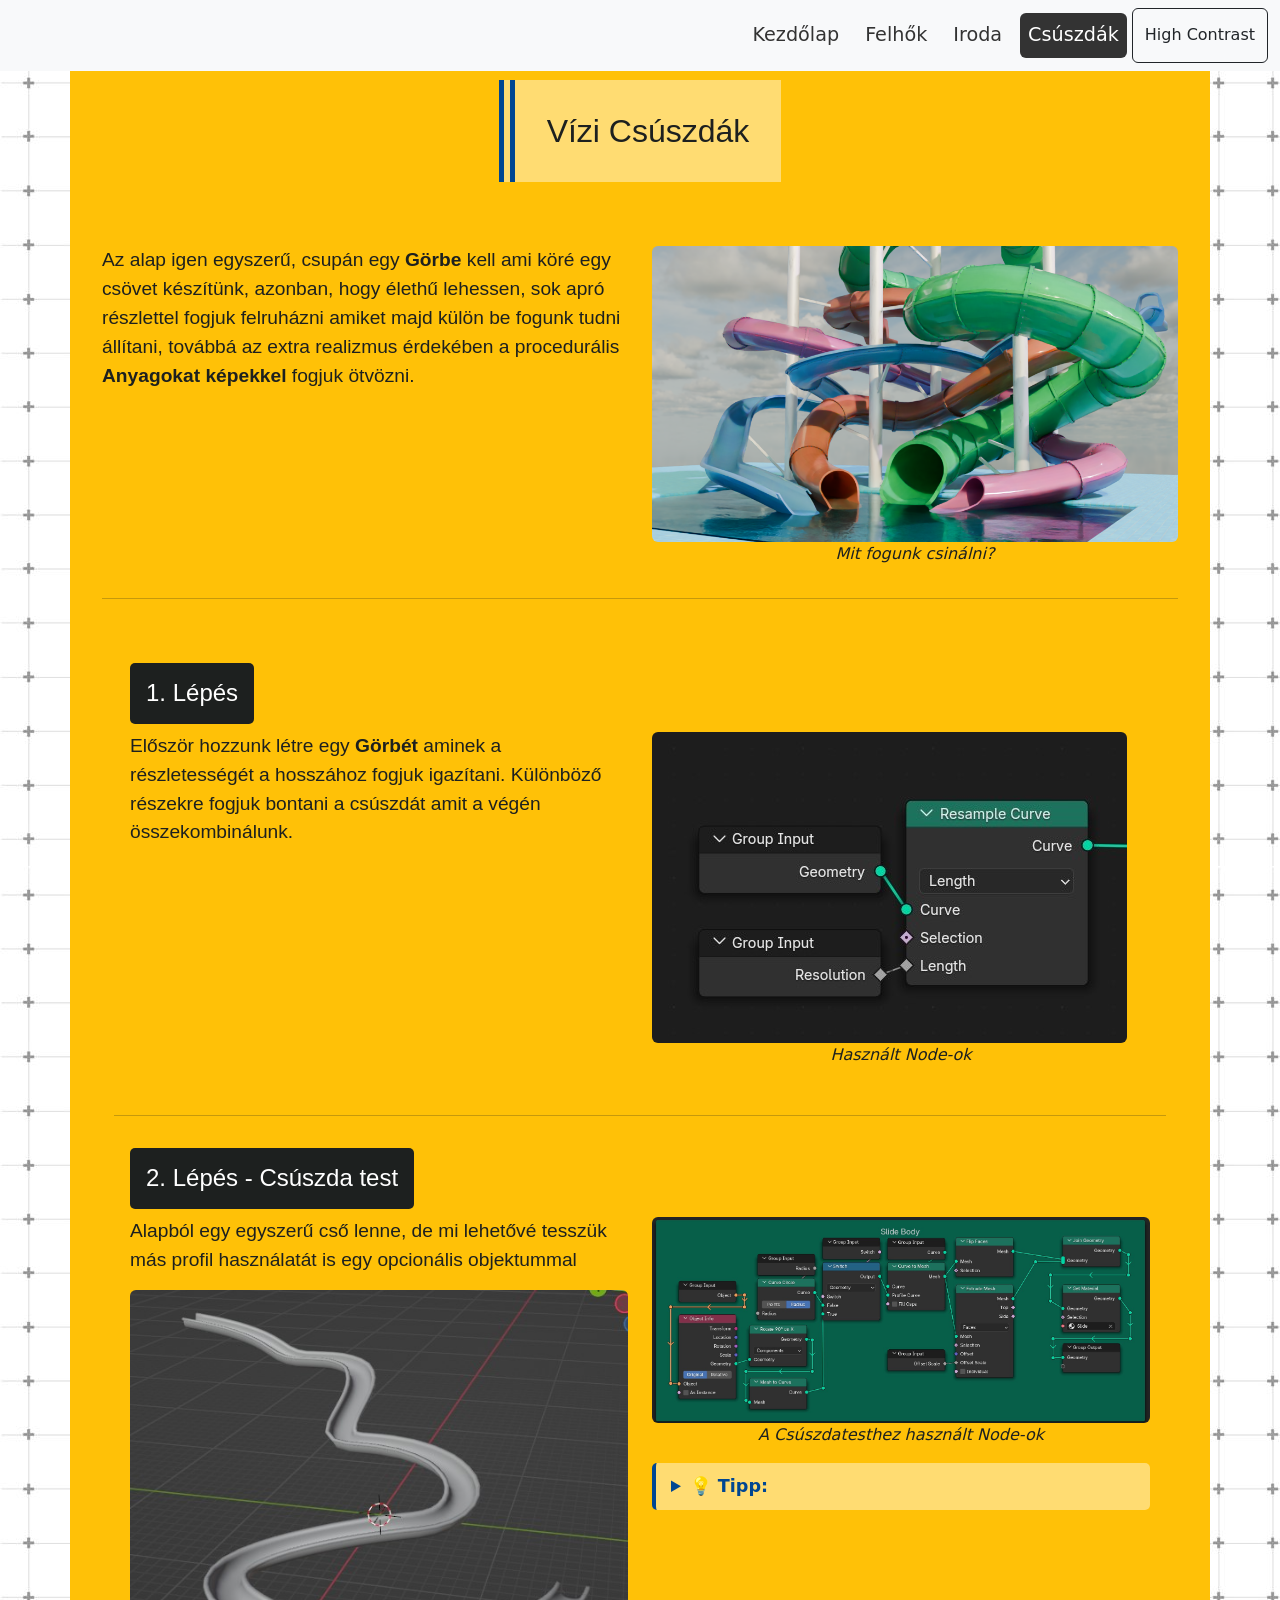
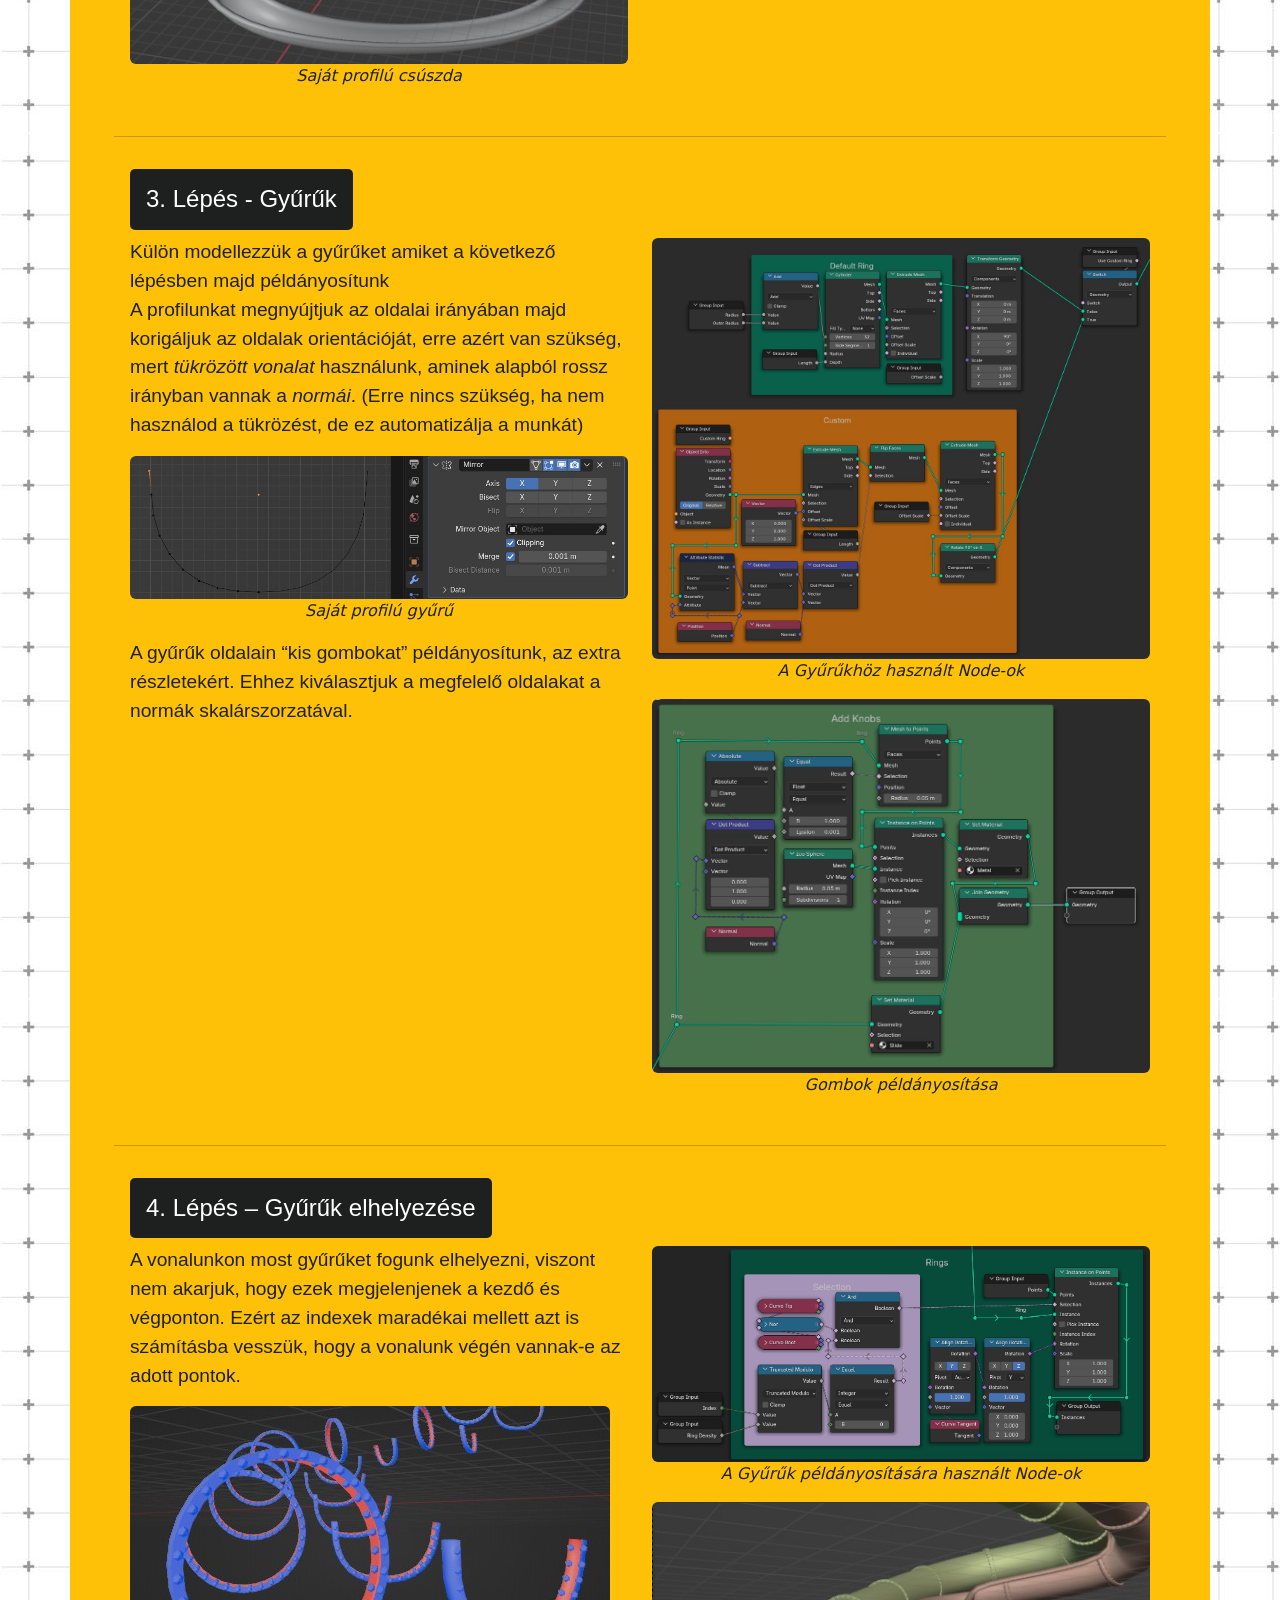
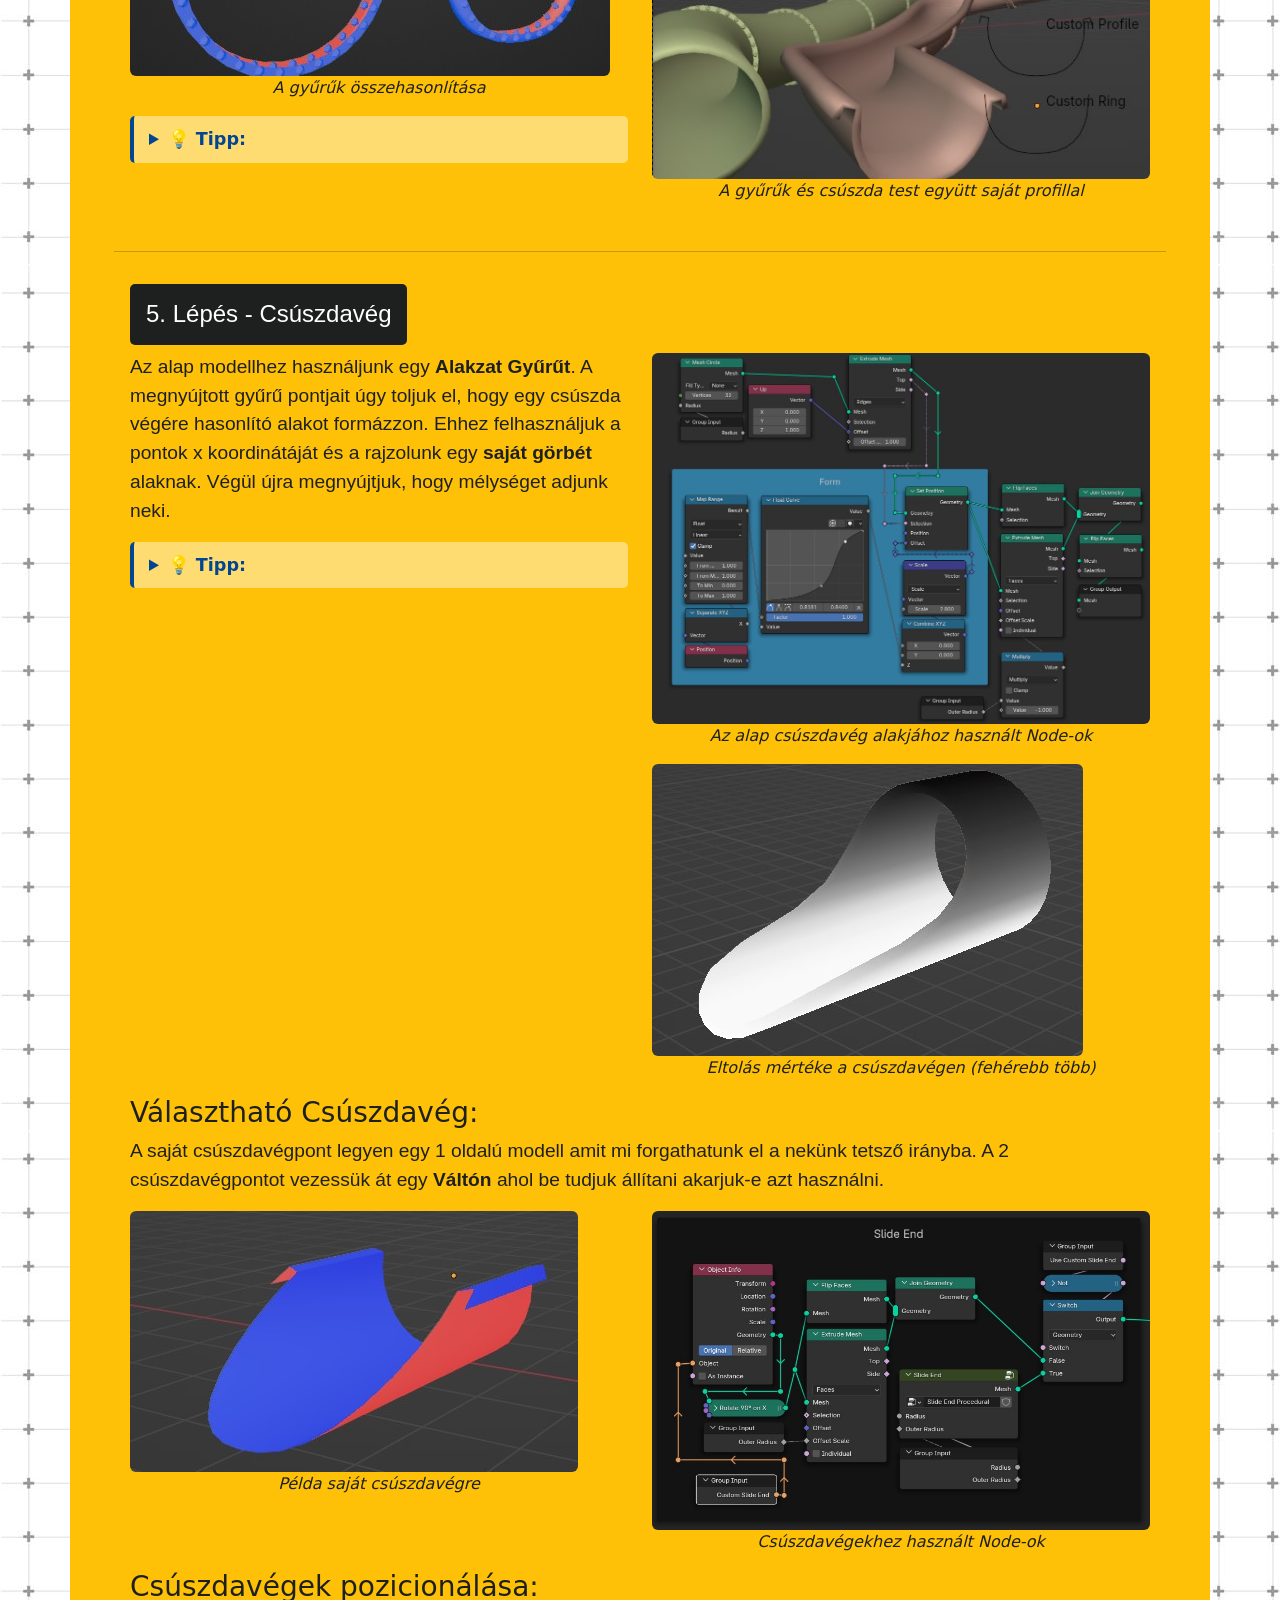
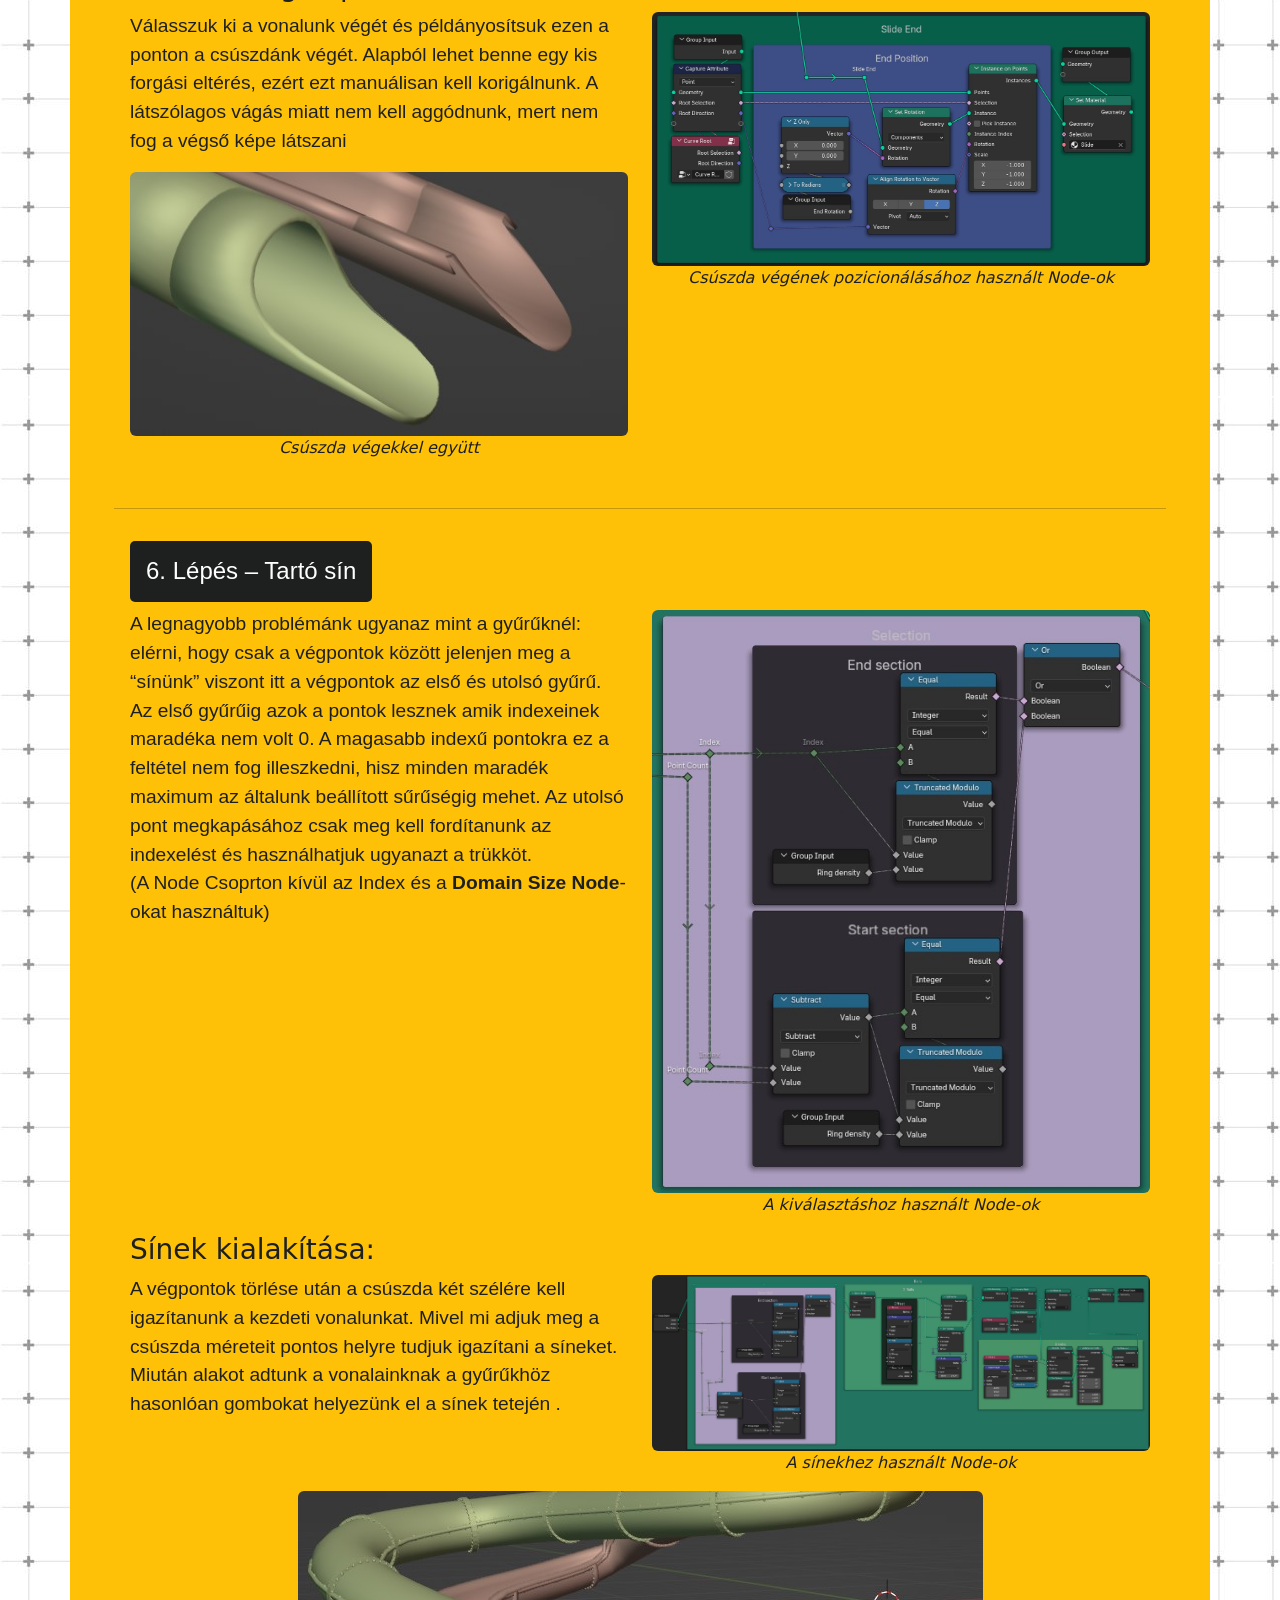
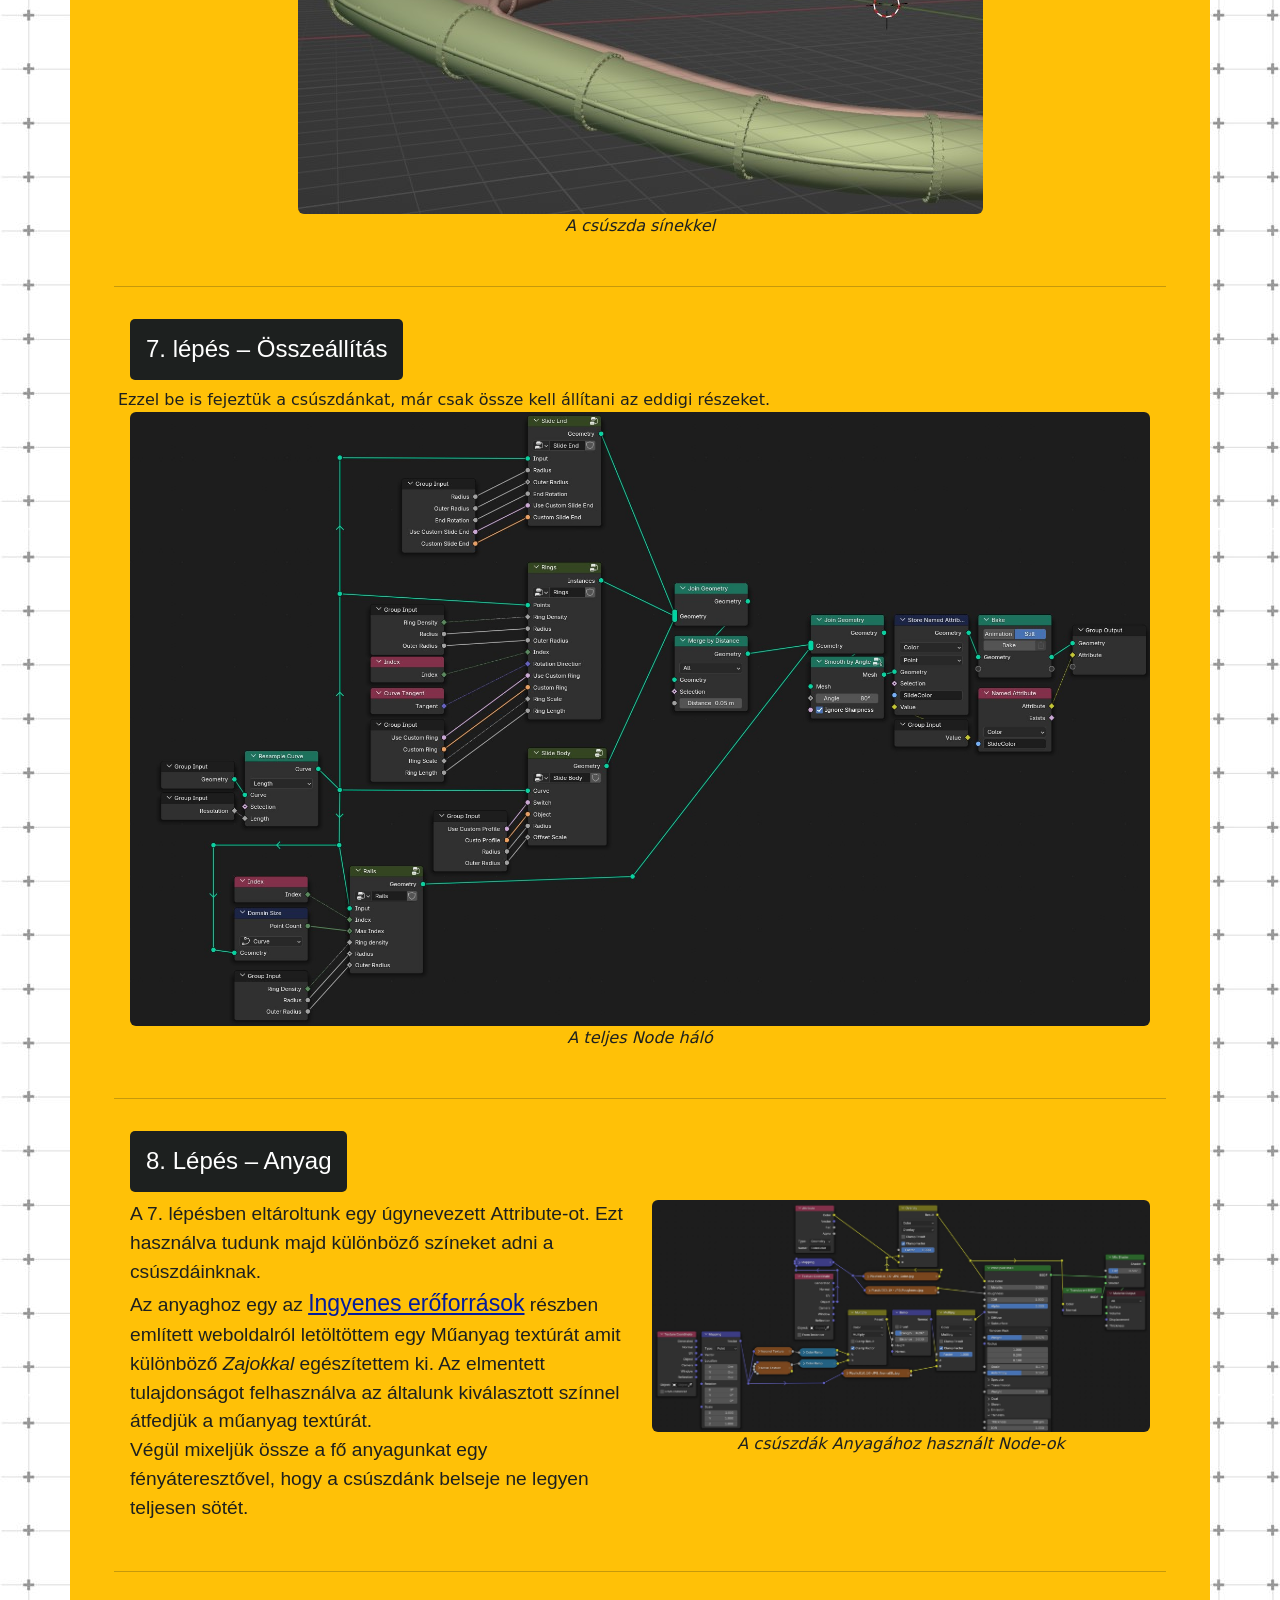
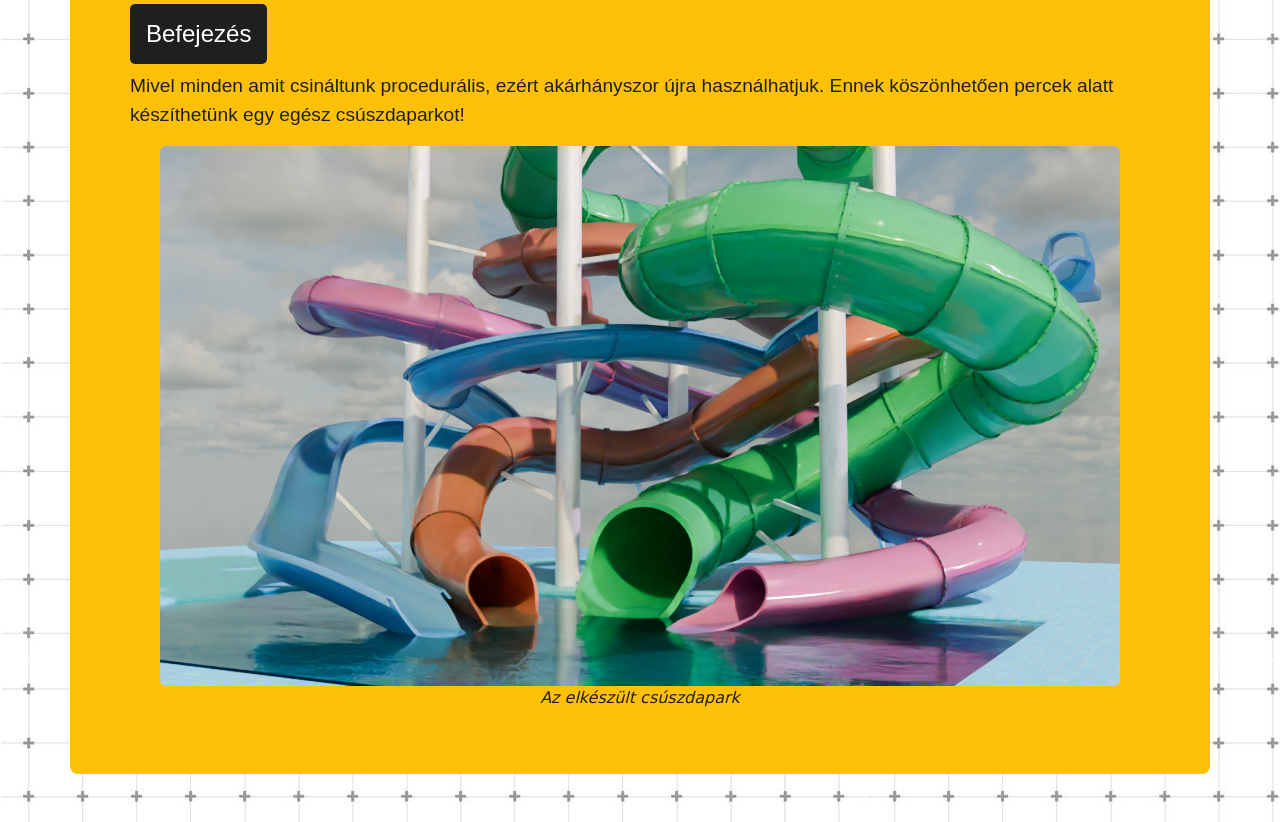
<file: Kurzusok/csuszdak.html>
<!DOCTYPE html>
<html lang="hu">
<head>
    <meta charset="UTF-8">
    <meta name="viewport" content="width=device-width, initial-scale=1.0">
    <title>Procedurális Generálás - Csúszdák</title>
    <link href="https://cdn.jsdelivr.net/npm/bootstrap@5.3.5/dist/css/bootstrap.min.css" rel="stylesheet" integrity="sha384-SgOJa3DmI69IUzQ2PVdRZhwQ+dy64/BUtbMJw1MZ8t5HZApcHrRKUc4W0kG879m7" crossorigin="anonymous">
    <link rel="stylesheet" href="../css/Kurzus/kurzcustom.css">
    <link rel="stylesheet" href="../css/Kezdolap/high-contrast.css">

</head>
<body>
    <nav>
        <h2 class="visually-hidden">Ugrás a tartalomra</h2>
        <a class="visually-hidden-focusable skip-link" href="#tartalom">Ugrás a tartalomra</a>
      </nav>
    <nav class="navbar navbar-expand-lg bg-body-tertiary fixed-top">
        <div class="container-fluid">
          <button class="navbar-toggler" type="button" data-bs-toggle="collapse" data-bs-target="#navbarNavAltMarkup" aria-controls="navbarNavAltMarkup" aria-expanded="false" aria-label="Toggle navigation">
            <span class="navbar-toggler-icon"></span>
          </button>
          <div class="collapse navbar-collapse" id="navbarNavAltMarkup">
            <div class="navbar-nav ms-auto">
              <a class="nav-link" aria-current="page" href="../index.html">Kezdőlap</a>
              <a class="nav-link" href="./felhok.html">Felhők</a>
              <a class="nav-link" href="./iroda.html">Iroda</a>
              <a class="nav-link active" href="./csuszdak.html">Csúszdák</a>
              <button id="contrast-toggle" class="btn btn-outline-dark">High Contrast</button> <!-- High Contrast Toggle Button -->
            </div>
          </div>
        </div>
      </nav>
      <div class="container-lg rounded-3 content"> <!-- Main -->
            <header>

                <h1 id="tartalom">Vízi Csúszdák</h1>
                <div class="row">
                    <div class="col-sm">
                        <p>Az alap igen egyszerű, csupán egy <b>Görbe</b> kell ami köré egy
                            csövet készítünk, azonban, hogy élethű 
                            lehessen, sok apró részlettel fogjuk felruházni
                            amiket majd külön be fogunk tudni állítani, továbbá 
                            az extra realizmus érdekében a procedurális
                            <b>Anyagokat képekkel </b>fogjuk ötvözni.
                        </p>
                    </div>
                    <div class="col-sm">
                        <figure class="text-center">
                            <img class="img-fluid rounded" src="../media/csuszda/abrak/CsuszdaThumb.png" alt="Vízi Csúszdák">
                            <figcaption class="fst-italic">Mit fogunk csinálni?</figcaption>
                        </figure>
                    </div>    
                </div>
            </header>
        <hr>
    <main>
        <div class="container">
            
            <article>
                <h2>1. Lépés</h2>
                <div class="row">
                    <div class="col-sm">
                        <p>Először hozzunk létre egy <b>Görbét</b> 
                            aminek a részletességét a hosszához fogjuk igazítani.
                            Különböző részekre fogjuk bontani a csúszdát amit a 
                            végén összekombinálunk.
                        </p>
                      
                    </div>
                    <div class="col-sm">
                        <figure>
                            <img class="img-fluid rounded" src="../media/csuszda/Kezdet.jpg" alt="A Geometry Nodes setup using a Group Input with the default Geometry and a created Resolution parameter we connect each to the corresponding input on a Resample Curve node">
                            <figcaption class="fst-italic">Használt <span lang="en">Node</span>-ok</figcaption>
                        </figure>
                    </div>
                </div>
            </article>
            <hr>
            <article>    
                <h2>2. Lépés - Csúszda test</h2>
                <div class="row">
                    <div class="col-sm">
                        <p>  Alapból egy egyszerű cső lenne, de mi
                             lehetővé tesszük más profil használatát 
                             is egy opcionális objektummal
                        </p>
                        <figure>
                            <img class="img-fluid rounded" src="../media/csuszda/abrak/CsúszdaTestÁbra.jpg" alt="Saját profilú csúszda">
                            <figcaption class="fst-italic">Saját profilú csúszda</figcaption>
                        </figure>
                    </div>
                    <div class="col-sm">
                        <figure>
                            <img class="img-fluid rounded" src="../media/csuszda/CsúszdaTest.jpg" alt="A Blender Geometry Nodes setup showing connections between various nodes.  The 'Group Input' node feeds into the 'Object Info' node, which is connected to the 'Transform' node.  The 'Curve' node is connected to the 'Switch' node, and then to the 'Geometry' node.  Other nodes, such as 'Mesh,' 'Selection,' and various 'Group Output' nodes, are linked within a network to process and manipulate geometry data.  The nodes appear to be set up for importing and modifying curves and meshes.  There is a  'Switch' node set to 'True,' which likely affects how other nodes function, suggesting conditional operations on geometry.">
                            <figcaption class="fst-italic">A Csúszdatesthez használt <span lang="en">Node</span>-ok</figcaption>
                        </figure>
                        <aside>
                            <details class="callout">
                                <summary>Tipp: </summary>
                                <div class="row">
                                    <div class="col-sm">
                                        <p>A csúszda vonalát állítsuk <span lang="en"><b>Z-Up</b></span>-ra, hogy elkerüljük 
                                            a saját profil esetén a torzulásokat!
                                        </p>
                                    </div>
                                    <div class="col-sm">
                                        <figure>
                                            <img class="img-fluid rounded" src="../media/csuszda/FontosBeállítás.jpg" alt="A Z-Up beállítás az Objektum menün belül a Shape szekciónál">
                                            <figcaption class="fst-italic">A <span lang="en">Z-Up</span> beállítás</figcaption>
                                        </figure>
                                    </div>
                                </div>
                            </details>
                        </aside>
                    </div>
                </div>
            </article>
            <hr>
            <article>
                <h2>3. Lépés - Gyűrűk</h2>
                <div class="row">
                    <div class="col-sm ">
                        <p>Külön modellezzük a gyűrűket amiket a következő lépésben majd példányosítunk <br>
                            A profilunkat megnyújtjuk az oldalai 
                            irányában majd korigáljuk az oldalak orientációját, 
                            erre azért van szükség, mert <i>tükrözött vonalat</i> használunk, 
                            aminek alapból rossz irányban vannak a <i>normái</i>.  
                            (Erre nincs szükség, ha nem használod a tükrözést, 
                            de ez automatizálja a munkát)
                        </p>
                        
                            <figure>
                                <img class="img-fluid rounded" src="../media/csuszda/SajátProfil.jpg" alt="Saját profilú gyűrű és a Mirror modifier X-re állítva">
                                <figcaption class="fst-italic">Saját profilú gyűrű</figcaption>
                            </figure>
                            <p>
                                A gyűrűk oldalain “kis gombokat” 
                                példányosítunk, az extra részletekért. 
                                Ehhez kiválasztjuk a megfelelő oldalakat 
                                a normák skalárszorzatával. 
                            </p>
                            
                    </div>
                    <div class="col-sm">
                        <figure>
                            <img class="img-fluid rounded" src="../media/csuszda/SajátGyűrű.jpg" alt="A Blender Geometry Nodes setup.  'Default Ring' node connects to 'Transform Geometry' node, which is connected to 'Switch' node.  'Custom' node is connected to 'Extrude Mesh' node.  'Group Input' nodes connect to various other nodes for different attributes and transformations.  This setup likely manipulates the geometry of a ring, with adjustments for different attributes like location, rotation and scale.">
                            <figcaption class="fst-italic">A Gyűrűkhöz használt <span lang="en">Node</span>-ok</figcaption>
                        </figure>
                        <figure>
                            <img class="img-fluid rounded" src="../media/csuszda/GombokAGyűrűn.jpg" alt="A 'Ring' node is connected to an 'Absolute' node, which is connected to an 'Equal' node.  An 'Ico Sphere' node is connected to a 'Points' node, which connects to 'Instance on Points'.  A 'Set Material' node connects to a 'Join Geometry' node, and a 'Group Output' node.  Other nodes are interconnected to perform various geometric operations and transformations.">
                            <figcaption class="fst-italic">Gombok példányosítása</figcaption>
                        </figure>
                    </div>
                </div>
            </article>
            <hr>
            <article>
                <h2>4. Lépés – Gyűrűk elhelyezése</h2>
                    <div class="row">
                        <div class="col-sm">
                            <p>A vonalunkon most gyűrűket fogunk elhelyezni, viszont 
                                nem akarjuk, hogy ezek megjelenjenek a kezdő és végponton.
                                 Ezért az indexek maradékai mellett azt is számításba vesszük, 
                                 hogy a vonalunk végén vannak-e az adott pontok.
                            </p>
                            <figure>
                                <img class="img-fluid rounded" src="../media/csuszda/abrak/GyűrűkÁbra.jpg" alt="A gyűrűk összehasonlítása">
                                <figcaption class="fst-italic">A gyűrűk összehasonlítása</figcaption>
                            </figure>
                            <aside>
                                <details class="callout">
                                    <summary>Tipp: </summary>
                                    <p>Ha többször is állítjuk a forgást jobb eredményt kapunk ezért használunk 2 
                                        <span lang="en">Align Rotation to Vector Node</span>-ot!</p>
                                </details>
                            </aside>
                        </div>
                        <div class="col-sm">
                            <figure>
                                <img class="img-fluid rounded" src="../media/csuszda/GyűrűPéldányosítás.jpg" alt="A Blender Geometry Nodes setup titled 'Rings', featuring various interconnected nodes. On the left side, two 'Group Input' nodes labeled 'Index' and 'Ring Density' feed into the main section. The 'Selection' area is highlighted with three nodes—'Curve Tip', 'Nor', and 'Curve Root', with connections mapped through 'And' and 'Equal' nodes. Below, a 'Truncated Modulo' node with 'Clamp' functionality processes values before linking to an 'Align Rotation' node that adjusts transformations based on its 'Pivot' and 'Rotation' parameters. On the right side, the 'Instance on Points' node receives inputs from the 'Points', 'Selection', 'Instance', and 'Instance Index', controlling instances through specified rotations and scales. Finally, the 'Group Output' node at the bottom consolidates the outputted instances.">
                                <figcaption class="fst-italic">A Gyűrűk példányosítására használt <span lang="en">Node</span>-ok</figcaption>
                            </figure>
                           
                            <figure>
                                <img class="img-fluid rounded" src="../media/csuszda/abrak/Test+Gyűrű.jpg" alt="A gyűrűk és csúszda test együtt saját profillal">
                                <figcaption class="fst-italic">A gyűrűk és csúszda test együtt saját profillal</figcaption>
                            </figure>
                        </div>
                    </div>
            </article>
            <hr>
            <article>
                <h2>5. Lépés - Csúszdavég</h2>
                <div class="row">
                    <div class="col-sm">
                        <p>Az alap modellhez használjunk egy <b>Alakzat Gyűrűt</b>. 
                            A megnyújtott gyűrű pontjait úgy toljuk el, 
                            hogy egy csúszda végére hasonlító alakot formázzon.
                             Ehhez felhasználjuk a pontok x koordinátáját és 
                             a rajzolunk egy <b>saját görbét</b> alaknak. Végül újra megnyújtjuk,
                              hogy mélységet adjunk neki.
                            </p>
                            <aside>
                                <details class="callout">
                                    <summary>Tipp: </summary>
                                    <div class="row">
                                        <div class="col-sm">

                                            <p>Felül a 3D-s megjelenítő felületen kapcsoljuk, be a 
                                                <span lang="en">Face Orientation</span> opciót, hogy lássuk
                                                helyes-e a modellünk. Ha kívül kék belül piros akkor a modellünk jó!</p>
                                            </div>
                                        </div>
                                        <div class="col-sm">
                                            <figure>
                                                <div class="same-w">
                                                    <img class="img-fluid rounded" src="../media/csuszda/OldalIrányBeállítás.jpg" alt="Oldal irányának megjelenítése beállítás a fent található 3D megjelenítő leugró menüjében">
                                                    <img class="img-fluid rounded" src="../media/csuszda/abrak/HelyesOrientáció.jpg" alt="A megjelenített oldalirányok. Kék a kifelé néző piros ami belül van">
                                                </div>
                                                <figcaption class="fst-italic">Oldal irányának megjelenítése beállítás és hatása</figcaption>
                                            </figure>
                                        </div>
                                </details>
                            </aside>
                        
                    </div>
                    <div class="col-sm">
                        <figure>
                            <img class="img-fluid rounded" src="../media/csuszda/AlapCsúszdaVég.jpg" alt="In this Blender Geometry Nodes setup, the 'Group Input' node is connected to both the 'Mesh Circle' and 'Multiply' nodes, specifically linking the 'Outer Radius' output to the 'Radius' input of 'Mesh Circle'. The 'Mesh Circle' outputs to the 'Extrude Mesh' node, where its 'Mesh' connects to the 'Mesh' input of 'Extrude Mesh'. The 'Up' vector is set to a Z component of 1.0. The 'Extrude Mesh' has its output wired to a 'Set Position' node via geometry connections. The 'Set Position' takes its geometry input from 'Extrude Mesh' and has its 'Offset' receiving information from a 'Combine XYZ' node with all components set to 0. The 'Float Curve' node is connected to the 'Map Range' node, which also serves as input to the 'Set Position' node, delivering the position values. The 'Map Range' node outputs results to the 'Float Curve', controlling its flow. Additionally, the 'Scale' node takes a vector input for resizing elements, subsequently linked to the 'Set Position' node. It connects to a 'Flip Faces' node after processing through extrusion, and its output is aimed into a 'Join Geometry' node. This node connects to the final 'Group Output', merging both extruded meshes. Each node is thoughtfully connected, displaying a clear flow of geometry transformation and manipulation.">
                            <figcaption class="fst-italic">Az alap csúszdavég  alakjához használt <span lang="en">Node</span>-ok</figcaption>
                        </figure>
                        <figure>
                            <img class="img-fluid rounded" src="../media/csuszda/abrak/AlapcsúszdavégÁbra.jpg" alt="Eltolás mértéke a csúszdavégen (fehérebb több)">
                            <figcaption class="fst-italic">Eltolás mértéke a csúszdavégen (fehérebb több)</figcaption>
                        </figure>
                    </div>
                </div>
		<section>

                <h3>Választható Csúszdavég:</h3>
                <div class="row">
                    <!-- Text Section -->
                    <div class="col-12 order-1 order-md-0">
                        <p>
                            A saját csúszdavégpont legyen egy 1 oldalú modell amit mi forgathatunk el a nekünk tetsző irányba. 
                            A 2 csúszdavégpontot vezessük át egy <b>Váltón</b> ahol be tudjuk állítani akarjuk-e azt használni.
                        </p>
                    </div>
            
                    <!-- First Image -->
                    <div class="col-12 col-md-6 order-2 order-md-1">
                        <figure>
                            <img class="img-fluid rounded" src="../media/csuszda/abrak/1oldalúCsúszdavég.jpg" alt="Példa saját csúszdavégre">
                            <figcaption class="fst-italic">Példa saját csúszdavégre</figcaption>
                        </figure>
                    </div>
            
                    <!-- Second Image -->
                    <div class="col-12 col-md-6 order-3 order-md-2">
                        <figure>
                            <img class="img-fluid rounded" src="../media/csuszda/CsúszdaVégpont.jpg" alt="This Blender Geometry Nodes setup includes various interconnected nodes. Starting from the top left, the 'Object Info' node is highlighted, with its 'Geometry' output connected to the 'Flip Faces' node's input. Below 'Object Info', the 'Group Input' node links to the 'Rotate 90° on X' node, which branches out and connects to the 'Extrude Mesh' node, passing through the 'Mesh' input and linking through to 'Slide End'. The output from 'Slide End' connects to both 'Join Geometry' and 'Switch' nodes at the top right. The 'Join Geometry' node has geometry inputs from both 'Flip Faces' and 'Extrude Mesh'. A second 'Group Input' node at the bottom connects via an orange line to 'Outer Radius'. The switch node has inputs controlling whether the output is 'True' or 'False', linking back to the main output. Each node is carefully outlined, with connections clearly marked by distinct lines, showcasing how the various elements interact in this procedural setup.">
                            <figcaption class="fst-italic">Csúszdavégekhez használt <span lang="en">Node</span>-ok</figcaption>
                        </figure>
                    </div>
                </div>
		</section>
		<section>
                <h3>Csúszdavégek pozicionálása:</h3>
                <div class="row">
                    <div class="col-sm">
                        <p>
                            Válasszuk ki a vonalunk végét és példányosítsuk ezen a 
                            ponton a csúszdánk végét. 
                            Alapból lehet benne egy kis forgási eltérés, 
                            ezért ezt manuálisan kell korigálnunk. 
                            A látszólagos vágás miatt nem kell aggódnunk, 
                            mert nem fog a végső képe látszani
                        </p>
                        <figure>
                            <img class="img-fluid rounded" src="../media/csuszda/abrak/CsúszdákVégekkel.jpg" alt="Csúszda végekkel együtt">
                            <figcaption class="fst-italic">Csúszda végekkel együtt</figcaption>
                        </figure>
                    </div>
                    <div class="col-sm">
                        <figure>
                            <img class="img-fluid rounded" src="../media/csuszda/SlideEndPositioning.jpg" alt="In a Blender Geometry Nodes setup, the flow of connections begins at the Group Input, leading to a Capture Attribute node. The Capture Attribute node is linked to a Curve Root node. From the Curve Root, there are pathways to Z Only and To Radians nodes. The Z Only node connects directly to the Set Rotation node, which then links to an Align Rotation to Vector node. The Align Rotation to Vector node is positioned above a Group Input designated as End Rotation. The Set Rotation node is connected to an Instance on Points node where the Points and Selection fields are linked. Additionally, the Set Material node takes input from the Geometry output of the Instance on Points node. The material is specified as Slide, linking back to the Group Output node.">
                            <figcaption class="fst-italic">Csúszda végének pozicionálásához használt <span lang="en">Node</span>-ok</figcaption>
                        </figure>
                    </div>
                </div>
		</section>
            </article>
            <hr>
            <article>
                <h2>6. Lépés – Tartó sín</h2>
                <div class="row">
                    <div class="col-sm">
                        <p>
                            A legnagyobb problémánk ugyanaz mint a gyűrűknél: elérni,
                             hogy csak a végpontok között jelenjen meg a “sínünk” viszont 
                             itt a végpontok az első és utolsó gyűrű. 
                             Az első gyűrűig azok a pontok lesznek amik indexeinek maradéka
                              nem volt 0. A magasabb indexű pontokra ez a feltétel nem fog 
                              illeszkedni, hisz minden maradék maximum az általunk beállított
                               sűrűségig mehet. Az utolsó pont megkapásához csak meg kell 
                               fordítanunk az indexelést és használhatjuk ugyanazt a trükköt. <br>
                               (A <span lang="en">Node</span> Csoprton kívül az Index és a <span lang="en"><b>Domain Size Node</b></span>-okat használtuk)
                        </p>
                    </div>
                    <div class="col-sm">
                        <figure>
                            <img class="img-fluid rounded" src="../media/csuszda/SínKiválasztás.jpg" alt="The image depicts a Blender Geometry Nodes setup featuring two main sections: an 'End section' and a 'Start section'. In the 'End section', an 'Index' node connects to an 'Equal' node, which outputs a result indicating equality between two integers labelled 'A' and 'B'. This 'Equal' node connects to an 'Or' Boolean node on its right. Additionally, there is a 'Truncated Modulo' node connected to the 'Equal' node and this node receives input from a 'Group Input' node labelled 'Ring density', while the 'Index' node also connects to a 'Point Count' node. In the 'Start section', an 'Index' node connects to a 'Subtract' node, which is linked to another 'Equal' node that checks equality between integers 'A' and 'B'. The 'Subtract' node also connects to a 'Truncated Modulo' node, which in turn connects to a similar 'Group Input' node labelled 'Ring density'. Both sections share a structure of nodes that process geometric information through various mathematical and logical operations.">
                            <figcaption class="fst-italic">A kiválasztáshoz használt <span lang="en">Node</span>-ok</figcaption>
                        </figure>
                    </div>
                </div>
		<section>
                <h3>Sínek kialakítása:</h3>
                <div class="row">
                    <div class="col-sm">
                        <p>
                            A végpontok törlése után a csúszda két 
                            szélére kell igazítanunk a kezdeti vonalunkat.
                             Mivel mi adjuk meg a csúszda méreteit pontos 
                             helyre tudjuk igazítani a síneket. <br>
                             Miután alakot adtunk a vonalainknak a gyűrűkhöz 
                             hasonlóan gombokat helyezünk el a sínek tetején .
                        </p>
                    </div>
                    <div class="col-sm">
                        <figure>
                            <img class="img-fluid rounded" src="../media/csuszda/MellékSzálak.jpg" alt="In this Blender Geometry Nodes setup, the 'Group Input' node connects to the 'Index' and 'Max Index' parameters, leading to the 'Point Count' node. The 'Point Count' flows into a 'Subtract' node in the lower purple section, which is also connected to another 'Group Input' for 'Ring Density'. An 'End Section' follows with connections from 'Index' and 'Point Count', linking to a 'Group Input' and an 'Equal' node that checks for value equality. Another path connects to an 'Or' boolean node, which combines inputs from two 'Equal' nodes. The results from the 'Or' node are directed towards a 'Delete Ends' node managing geometry selection. The 'Offset' section further processes 'Normal' and 'Scale' inputs before linking to a 'Set Position' node, where geometry and selections are paired. The output flows to a 'Join Geometry' node that consolidates geometry from the 'Curve to Mesh' along with settings from a 'Set Material' node. The 'Knobs' area features a 'Mesh to Points' node creating instances that are then passed to an 'Instance on Points' node directing geometry to 'Set Material', concluding with metal selections and instance parameters.">
                            <figcaption class="fst-italic">A sínekhez használt <span lang="en">Node</span>-ok</figcaption>
                        </figure>
                    </div>
                    <div class="d-flex justify-content-center">

                        <figure>
                            <img class="img-fluid rounded" src="../media/csuszda/abrak/SínekÁbra.jpg" alt="A csúszda sínekkel az oldala mentén">
                            <figcaption class="fst-italic">A csúszda sínekkel</figcaption>
                        </figure>
                    </div>
                </div>
		</section>
            </article>
            <hr>
            <article>
                <h2>7. lépés – Összeállítás</h2>
                <div class="row">
                    Ezzel be is fejeztük a csúszdánkat, már csak össze kell állítani az eddigi részeket.    
                </div>
                <div class="row">
                    <figure>
                        <img class="img-fluid rounded" src="../media/csuszda/Vége.jpg" alt="The image shows a Blender Geometry Nodes setup. The main structure consists of various nodes connected with lines. A 'Group Input' node is connected to a 'Slide End' node, which subsequently connects to a 'Rings' node. 'Rings' has multiple connections branching out: one to 'Join Geometry', one merging with 'Merge by Distance', and another connecting to a 'Slide Body' node. 'Slide Body' has an input from the 'Join Geometry'. The 'Index' node connects to both the 'Rings' and the 'Rails' nodes, which have separate 'Group Input' connections for parameters like 'Ring Density', 'Radius', and 'Outer Radius'. Below, 'Resample Curve' also connects to another 'Group Input' node, indicating a 'Curve' parameter. The 'Bake' node follows the 'Join Geometry', storing attributes from the geometry, which connects to a 'Group Output'. The entire layout is methodically arranged, showcasing the flow of geometry through various processing points.">
                        <figcaption class="fst-italic">A teljes <span lang="en">Node</span> háló</figcaption>
                    </figure>
                </div>
            </article>
            <hr>
            <article>
                <h2>8. Lépés – Anyag</h2>
                    <div class="row">
                        <div class="col-sm">
                            <p>A 7. lépésben eltároltunk egy úgynevezett 
                                <span lang="en">Attribute</span>-ot. Ezt használva tudunk 
                                majd különböző színeket adni a csúszdáinknak. <br>
                                Az anyaghoz egy az <a href="../index.html#erof">Ingyenes erőforrások</a>  
                                részben említett weboldalról letöltöttem egy 
                                Műanyag textúrát amit különböző
                                 <i>Zajokkal</i> egészítettem ki. 
                                 Az elmentett tulajdonságot felhasználva az 
                                 általunk kiválasztott színnel átfedjük a műanyag textúrát. <br>
                                 Végül mixeljük össze a fő anyagunkat egy 
                                fényáteresztővel, hogy a csúszdánk belseje 
                                ne legyen teljesen sötét.


                            </p>
                        </div>
                        <div class="col-sm">
                            <figure>
                                <img class="img-fluid rounded" src="../media/csuszda/Anyag.jpg" alt="A detailed Blender Geometry Nodes setup presenting various interconnected nodes. The 'Texture Coordinate' node, in pink, connects to a 'Mapping' node, which leads to two output nodes: 'Voronoi Texture' and 'Noise Texture', both in brown. The output from the 'Mapping' node is further routed to a 'Color Ramp' node, from which two outputs progress into a 'Multiply' node in green. This green node outputs to a 'Bump' node, which is linked to another 'Multiply' node. Additionally, the 'Mapping' node feeds into an 'Overlay' node in yellow, which takes input from two texture images, 'Plastic010_1K-JPG_Color.jpg' and 'Plastic010_1K-JPG_Roughness.jpg'. The output from the 'Overlay' node connects to a 'Principled BSDF' node, which then merges into a 'Mix Shader' node alongside a 'Translucent BSDF' node, leading to the final 'Material Output' node represented in maroon. Each node's connections are outlined by clearly visible colour-coded lines, indicating the flow from one element to the next.">
                                <figcaption class="fst-italic">A csúszdák Anyagához használt <span lang="en">Node</span>-ok</figcaption>
                            </figure>
                        </div>
                    </div>
            </article>
            <hr>
            <article>
                <h2>Befejezés</h2>
                <p>Mivel minden amit csináltunk procedurális,
                     ezért akárhányszor újra használhatjuk. Ennek köszönhetően percek alatt készíthetünk egy egész csúszdaparkot!</p>
                     <div class="d-flex justify-content-center">
                        <figure>
                            <img class="img-fluid rounded" src="../media/csuszda/abrak/CsuszdaThumb.png" alt="Vízi csúszdapark">
                            <figcaption class="fst-italic">Az elkészült csúszdapark</figcaption>
                        </figure>
                    </div>
            </article>
        </div>
    </main>
</div> <!-- Main -->
    <script src="https://cdn.jsdelivr.net/npm/bootstrap@5.3.5/dist/js/bootstrap.bundle.min.js" integrity="sha384-k6d4wzSIapyDyv1kpU366/PK5hCdSbCRGRCMv+eplOQJWyd1fbcAu9OCUj5zNLiq" crossorigin="anonymous"></script>
    <script src="../js/high-contrast.js"></script> <!-- High Contrast JS -->

</body>
</html>
</file>
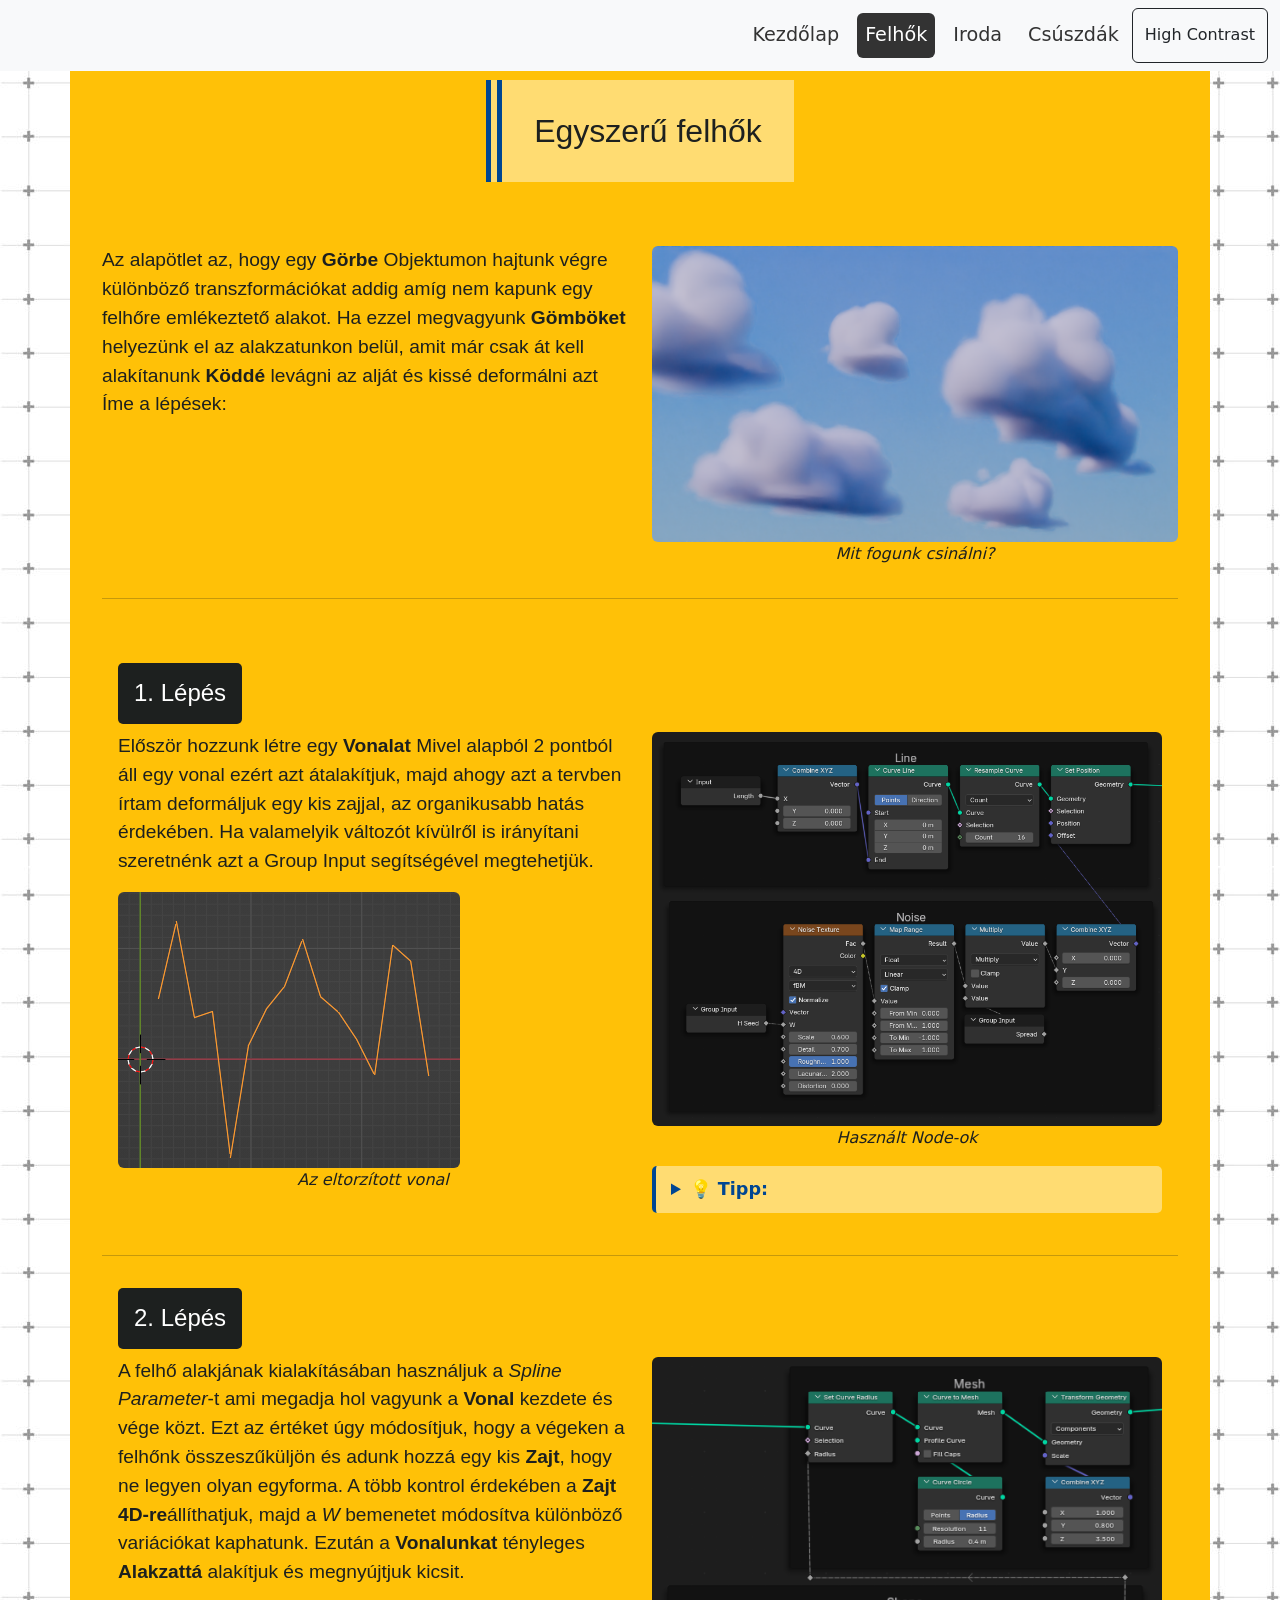
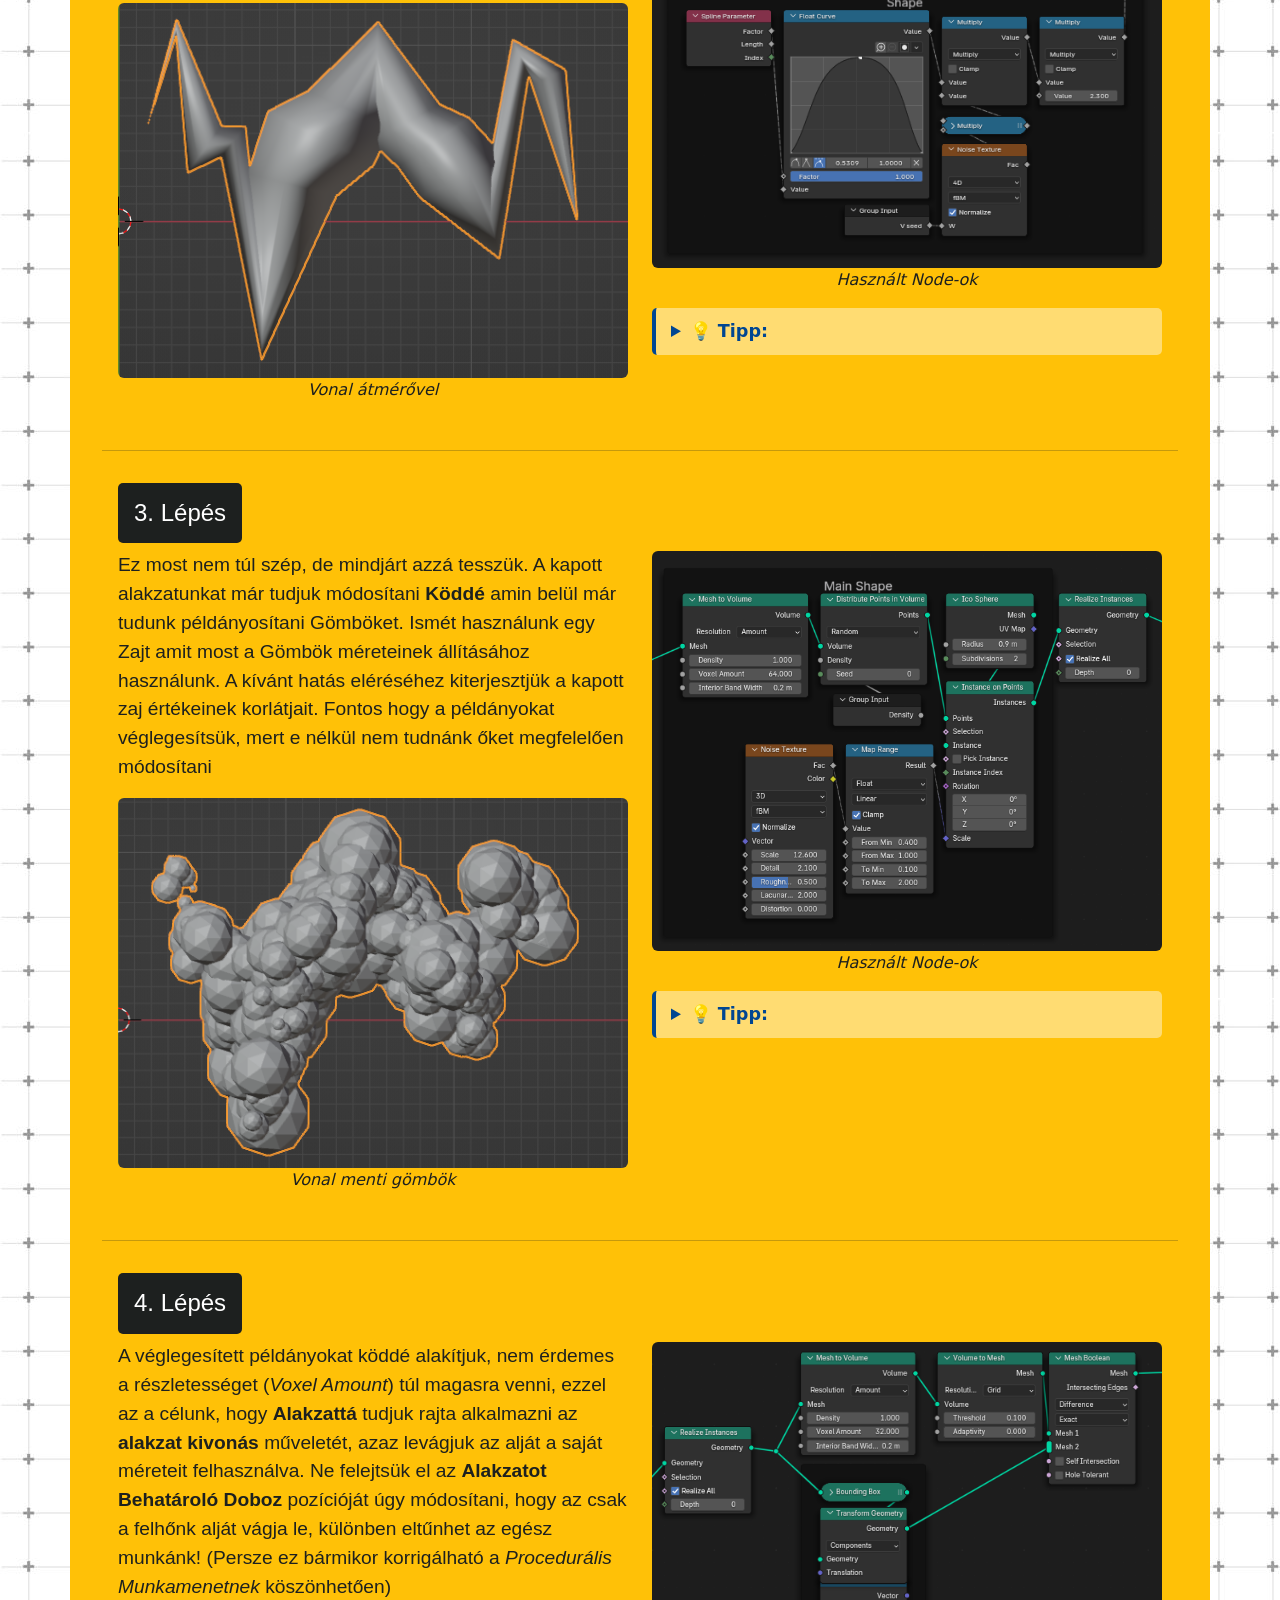
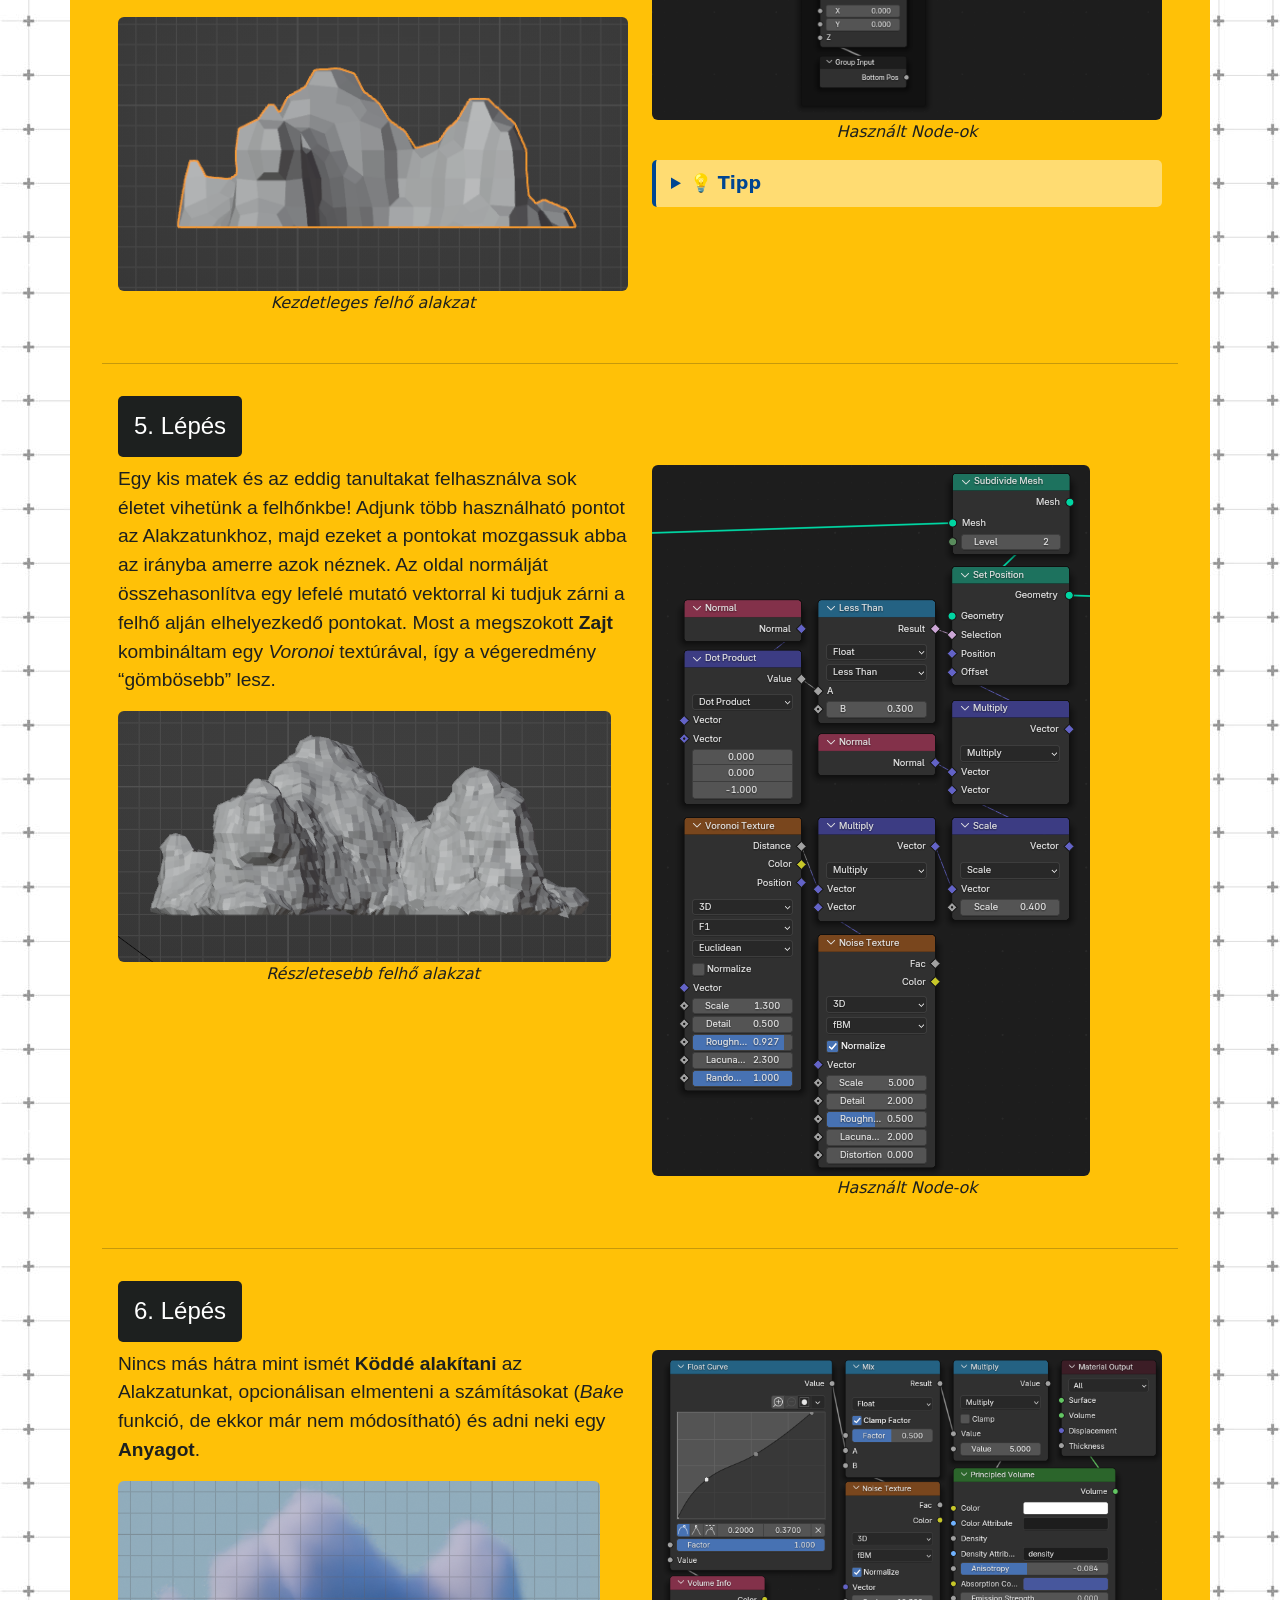
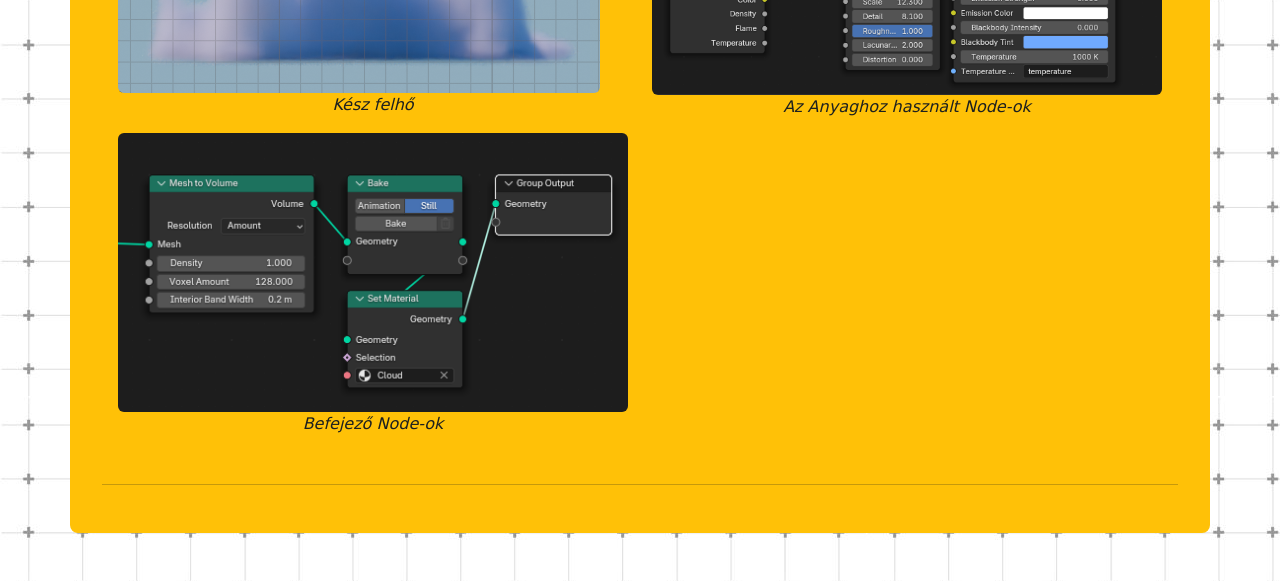
<file: Kurzusok/felhok.html>
<!DOCTYPE html>
<html lang="hu">
<head>
    <meta charset="UTF-8">
    <meta name="viewport" content="width=device-width, initial-scale=1.0">
    <title>Procedurális Generálás - Felhők</title>
    <link href="https://cdn.jsdelivr.net/npm/bootstrap@5.3.5/dist/css/bootstrap.min.css" rel="stylesheet" integrity="sha384-SgOJa3DmI69IUzQ2PVdRZhwQ+dy64/BUtbMJw1MZ8t5HZApcHrRKUc4W0kG879m7" crossorigin="anonymous">
    <link rel="stylesheet" href="../css/Kurzus/kurzcustom.css">
    <link rel="stylesheet" href="../css/Kezdolap/high-contrast.css">

</head>
<body>
    <nav>
        <h2 class="visually-hidden">Ugrás a tartalomra</h2>
        <a class="visually-hidden-focusable skip-link" href="#tartalom">Ugrás a tartalomra</a>
      </nav>
    <nav class="navbar navbar-expand-lg bg-body-tertiary fixed-top">
        <div class="container-fluid">
          <button class="navbar-toggler" type="button" data-bs-toggle="collapse" data-bs-target="#navbarNavAltMarkup" aria-controls="navbarNavAltMarkup" aria-expanded="false" aria-label="Toggle navigation">
            <span class="navbar-toggler-icon"></span>
          </button>
          <div class="collapse navbar-collapse" id="navbarNavAltMarkup">
            <div class="navbar-nav ms-auto">
              <a class="nav-link" aria-current="page" href="../index.html">Kezdőlap</a>
              <a class="nav-link active" href="./felhok.html">Felhők</a>
              <a class="nav-link" href="./iroda.html">Iroda</a>
              <a class="nav-link" href="./csuszdak.html">Csúszdák</a>
              <button id="contrast-toggle" class="btn btn-outline-dark">High Contrast</button> <!-- High Contrast Toggle Button -->
            </div>
          </div>
        </div>
      </nav>
      <div class="container-lg rounded-3 content"> <!-- Main --> 
            <header>

                <h1 id="tartalom">Egyszerű felhők</h1>
                <div class="row">
                    <div class="col-sm">
                        <p>Az alapötlet az, hogy egy <b>Görbe</b> Objektumon hajtunk végre különböző transzformációkat addig amíg nem kapunk egy felhőre emlékeztető alakot. 
                            Ha ezzel megvagyunk <b>Gömböket</b> helyezünk el az  alakzatunkon belül, amit már csak át kell alakítanunk <b>Köddé</b> levágni az alját és kissé deformálni azt
                            Íme a lépések:
                        </p>
                    </div>
                    <div class="col-sm">
                        <figure class="text-center">
                            <img class="img-fluid rounded" src="../media/felhok/nagykep/Felhők.png" alt="Felhők ">
                            <figcaption class="fst-italic">Mit fogunk csinálni?</figcaption>
                        </figure>
                    </div>    
                </div>
            </header>
        <hr>
        <main>
            <article>
                <h2>1. Lépés</h2>
                <div class="row">
                    <div class="col-sm">
                        <p>Először hozzunk létre egy <b>Vonalat</b> 
                            Mivel alapból 2 pontból áll egy vonal ezért azt átalakítjuk, majd ahogy 
                            azt a tervben írtam deformáljuk egy kis zajjal, az organikusabb hatás érdekében. 
                            Ha valamelyik változót kívülről is irányítani szeretnénk azt a <span lang="en">Group Input</span> segítségével megtehetjük.
                        </p>
                        <figure>
                            <img class="img-fluid rounded" src="../media/felhok/nagykep/VonalZajjalÁbra.png" alt="Az eltorzított vonal">
                            <figcaption class="fst-italic">Az eltorzított vonal</figcaption>
                        </figure>
                    </div>
                    <div class="col-sm">
                        <figure>
                            <img class="img-fluid rounded" src="../media/felhok/nagykep/Vonal_Zajjal.png" alt="Blender Geometry Nodes setup divided into two labeled sections: 'Line' at the top and 'Noise' at the bottom. In the 'Line' section, an 'Input' node provides 'Length' to a 'Combine XYZ' node as the X input. The output vector connects to the 'End' input of a 'Curve Line' node. This curve is passed to a 'Resample Curve' node set to count mode with 16 points, and then to a 'Set Position' node as its Geometry input. In the 'Noise' section, a 'Group Input' provides 'H Seed' to the W input of a 'Noise Texture' node set to 4D fBM with Normalize checked. The 'Fac' output of the noise goes into a 'Map Range' node, which remaps values from 0–1 to -1 to 1. The result goes into a 'Multiply' node, which multiplies it by a 'Spread' value from another 'Group Input'. The result is fed into the Y input of a 'Combine XYZ' node, whose output goes to the 'Offset' input of the 'Set Position' node from the Line section.">
                            <figcaption class="fst-italic">Használt <span lang="en">Node</span>-ok</figcaption>
                        </figure>
                        <aside>
                            <details class="callout">
                                <summary>Tipp: </summary>
                                <p>Ha kijelölsz egy <span lang="en"><i>Node</i></span>-ot a <kbd>CTRL</kbd>+<kbd>H</kbd> billentyű kombinációval el tudod rejteni a nem használt bemeneteket</p>
                              </details>
                        </aside>
                    </div>
                </div>
            </article>
            <hr>
            <article>    
                <h2>2. Lépés</h2>
                <div class="row">
                    <div class="col-sm">
                        <p>  A felhő alakjának kialakításában használjuk a <span lang="en"><i>Spline Parameter</i></span>-t ami megadja hol vagyunk a 
                            <b>Vonal</b> kezdete és vége közt. Ezt az értéket úgy módosítjuk, hogy a végeken a felhőnk 
                            összeszűküljön és adunk hozzá egy kis <b>Zajt</b>, hogy ne legyen olyan egyforma.
                            A több kontrol érdekében a <b>Zajt 4D-re</b>állíthatjuk, majd a <i>W</i> bemenetet 
                            módosítva különböző variációkat kaphatunk. Ezután a <b>Vonalunkat</b> tényleges
                            <b>Alakzattá</b> alakítjuk és megnyújtjuk kicsit.
                        </p>
                        <figure>
                            <img class="img-fluid rounded" src="../media/felhok/nagykep/AlapAlakÁbra.png" alt="Vonal átmérővel">
                            <figcaption class="fst-italic">Vonal átmérővel</figcaption>
                        </figure>
                    </div>
                    <div class="col-sm">
                        <figure>
                            <img class="img-fluid rounded" src="../media/felhok/nagykep/AlapalakzatJavított.png" alt="Blender Geometry Nodes setup with two labeled sections: 'Mesh' at the top and 'Shape' at the bottom. In the 'Mesh' section, a 'Set Curve Radius' node receives input from the bottom Shape section and outputs to 'Curve to Mesh', which uses a 'Curve Circle' node (set to 11 resolution and 0.4m radius) as its profile curve. The resulting mesh is passed to a 'Transform Geometry' node, which scales it using a vector from 'Combine XYZ' (1.0, 0.8, 3.5). In the 'Shape' section, a 'Spline Parameter' node outputs 'Factor' to a 'Float Curve' node with a custom graph. The output of this curve is multiplied twice: once by 2.3 and once by a noise value. The noise is generated from a 'Noise Texture' node (4D fBM with Normalize enabled), with 'W' driven by a 'Seed' from 'Group Input'. The noise result is multiplied with the curve shape and passed back up to the 'Set Curve Radius' node.">
                            <figcaption class="fst-italic">Használt <span lang="en">Node</span>-ok</figcaption>
                        </figure>
                        <aside>
                            <details class="callout">
                                <summary>Tipp: </summary>
                                <p>Ha használjuk a <a target="_blank" href="https://docs.blender.org/manual/en/latest/addons/node/node_wrangler.html"><span lang="en">Node-Wrangler</span></a>
                                kiegészítőt <kbd>SHIFT</kbd>+<kbd>JOBB KLIKK</kbd>-el metszve az összeköttetéseket, új csomópontot szúrhatunk be.</p>
                            </details>
                        </aside>
                    </div>
                </div>
            </article>
            <hr>
            <article>
                <h2>3. Lépés</h2>
                <div class="row">
                    <div class="col-sm">
                        <p>Ez most nem túl szép, de mindjárt azzá tesszük. 
                            A kapott alakzatunkat már tudjuk módosítani <b>Köddé</b> amin belül már tudunk példányosítani Gömböket. 
                            Ismét használunk egy Zajt amit most a Gömbök méreteinek állításához használunk.
                             A kívánt hatás eléréséhez kiterjesztjük a kapott zaj értékeinek korlátjait. 
                             Fontos hogy a példányokat véglegesítsük, mert e nélkül nem tudnánk őket megfelelően módosítani</p>
                             <figure>
                                <img class="img-fluid rounded" src="../media/felhok/nagykep/GömbökÁbra.png" alt="Vonal menti gömbök">
                                <figcaption class="fst-italic">Vonal menti gömbök</figcaption>
                            </figure>
                    </div>
                    <div class="col-sm">
                        <figure>
                            <img class="img-fluid rounded" src="../media/felhok/nagykep/GömbökJavított.png" alt="Blender Geometry Nodes setup titled 'Main Shape'. It starts with a 'Mesh to Volume' node, set to Voxel Amount resolution (64) and density 1.0, which outputs to 'Distribute Points in Volume' using random distribution and a seed of 0. This node receives density input from 'Group Input'. The points go into 'Instance on Points' to place an 'Ico Sphere' (radius 0.9, subdivisions 2) at each location. The instances are finalized by 'Realize Instances'. For instance scaling, a 'Noise Texture' node (3D, fBM, normalized) outputs a factor, which is remapped using 'Map Range' (from 0.4–1.0 to 0.2–2.0) and connected to the Scale input of 'Instance on Points'. The noise is driven by a Vector input with values Scale 12.6, Detail 2.1, Roughness 0.5, Lacunarity 2.0, and Distortion 0.0.">
                            <figcaption class="fst-italic">Használt <span lang="en">Node</span>-ok</figcaption>
                        </figure>
                        <aside>
                            <details class="callout">
                                <summary>Tipp: </summary>
                                <p>A <a  target="_blank"href="https://docs.blender.org/manual/en/latest/modeling/geometry_nodes/instances.html">Hivatalos Oldalon</a> 
                                    bővebb információkat is találhatsz a példányosításról és egyéb koncepciókról.</p>
                            </details>
                        </aside>
                    </div>
                </div>
            </article>
            <hr>
            <article>
                <h2>4. Lépés</h2>
                    <div class="row">
                        <div class="col-sm">
                            <p>A véglegesített példányokat köddé alakítjuk, nem érdemes a részletességet (<span lang="en"><i>Voxel Amount</i></span>) túl magasra venni, 
                            ezzel az a célunk, hogy <b>Alakzattá </b> tudjuk rajta alkalmazni az <b>alakzat kivonás</b> műveletét, 
                            azaz levágjuk az alját a saját méreteit felhasználva. Ne felejtsük el az <b>Alakzatot Behatároló Doboz</b> pozícióját úgy 
                            módosítani, hogy az csak a felhőnk alját vágja le, különben eltűnhet az egész munkánk! 
                            (Persze ez bármikor korrigálható a <i>Procedurális Munkamenetnek</i> köszönhetően)</p>
                            <figure>
                                <img class="img-fluid rounded" src="../media/felhok/nagykep/LevágásÁbra.png" alt="Kezdetleges felhő alakzat">
                                <figcaption class="fst-italic">Kezdetleges felhő alakzat</figcaption>
                            </figure>
                        </div>
                        <div class="col-sm">
                            <figure>
                                <img class="img-fluid rounded" src="../media/felhok/nagykep/Levágás.png" alt="In this Blender Geometry Nodes setup, the 'Group Input' node connects to the 'Realize Instances' node via the 'Geometry' output. The 'Realize Instances' node further links to the 'Mesh to Volume' node, which also connects to the 'Volume to Mesh' node through its output. The 'Mesh to Volume' node has its settings adjusted for 'Density' at 1.000, while 'Voxel Amount' stands at 32,000. The 'Bounding Box' node is positioned centrally and is linked to the 'Transform Geometry' node, which allows adjustments to its 'Translation' values in the X, Y, and Z axes, all set to 0.000. The 'Volume to Mesh' node has its 'Grid' settings highlighted, featuring a 'Threshold' of 0.100 and 'Adaptivity' adjustments, although specifics are not detailed. To the right, the 'Mesh Boolean' node is configured with 'Intersecting Edges' set to 'Difference', necessitating two meshes as inputs, labelled as 'Mesh 1' and 'Mesh 2', with options for 'Self Intersection' and 'Hole Tolerant' toggled.">
                                <figcaption class="fst-italic">Használt <span lang="en">Node</span>-ok</figcaption>
                            </figure>
                            <aside>
                                <details class="callout">
                                    <summary>Tipp</summary>
                                    <p>Egy kijelölt <span lang="en"><i>Node</i></span>-ot <kbd>CTRL</kbd>+<kbd>M</kbd> billentyű kombinációval 
                                    ideiglenesen inaktívvá tehetünk és fordítva. Ezzel jobban átlátjuk, mit csinál.</p>
                                </details>
                            </aside>
                        </div>
                    </div>
            </article>
            <hr>
            <article>
                <h2>5. Lépés</h2>
                <div class="row">
                    <div class="col-sm">
                        <p>Egy kis matek és az eddig tanultakat felhasználva sok életet vihetünk a felhőnkbe! 
                        Adjunk több használható pontot az Alakzatunkhoz, majd ezeket a pontokat mozgassuk abba az irányba amerre azok néznek. 
                        Az oldal normálját összehasonlítva egy lefelé mutató vektorral ki tudjuk zárni a felhő alján elhelyezkedő pontokat. 
                        Most a megszokott <b>Zajt</b> kombináltam egy <span lang="en"><i>Voronoi</i></span> textúrával, így a végeredmény “gömbösebb” lesz.</p>
                        <figure>
                            <img class="img-fluid rounded" src="../media/felhok/nagykep/ExtraRészletekÁbra.png" alt="Részletesebb felhő alakzat">
                            <figcaption class="fst-italic">Részletesebb felhő alakzat</figcaption>
                        </figure>
                    </div>
                    <div class="col-sm">
                        <figure>
                            <img class="img-fluid rounded" src="../media/felhok/nagykep/ExtraRészletekJavított.png" alt="In this Blender Geometry Nodes setup, the 'Normal' node is connected to two nodes: first to the 'Less Than' node, which takes in a vector and outputs a boolean result, and second to a 'Multiply' node that multiplies this vector. The 'Dot Product' node, located directly above, provides its vector output to the 'Less Than' node's input along with a scalar float value of 0.300. The 'Normal' node also connects to another 'Normal' in the 'Multiply' node, which further processes the input. Below the 'Normal' node, a 'Voronoi Texture' node generates a texture based on distance and color, with its 3D output routed to the 'Multiply' node, influencing the geometry. The 'Noise Texture' node, also contributing to the overall visual result, connects via its color output, providing further detail through connected scalar and vector inputs. The 'Set Position' node uses the geometry selection from earlier nodes, with the 'Offset' set for adjustments to the mesh. The structure is meticulous, showing a hierarchical flow of how nodes interact within this setup.">
                            <figcaption class="fst-italic">Használt <span lang="en">Node</span>-ok</figcaption>
                        </figure>
                    </div>
                </div>
            </article>
            <hr>
            <article>
                <h2>6. Lépés</h2>
                <div class="row">
                    <div class="col-sm">
                        <p>Nincs más hátra mint ismét <b>Köddé alakítani</b> az Alakzatunkat, opcionálisan elmenteni a számításokat 
                        (<span lang="en"><i>Bake</i></span>  funkció, de ekkor már nem módosítható) és adni neki egy <b>Anyagot</b>.</p>
                        <figure>
                            <img class="img-fluid rounded" src="../media/felhok/nagykep/KészÁbra.png" alt="Kész felhő">
                            <figcaption class="fst-italic">Kész felhő</figcaption>
                        </figure>
                        <figure>
                            <img class="img-fluid rounded" src="../media/felhok/nagykep/Kész.png" alt="Blender Geometry Nodes setup, we use 'Mesh to Volume' node to do what it says connecting the previous mesh as input, connecting it to a 'Bake' node for optional precomputing, connecting it's output to a 'Set Material' node to givi it a nice cloudy material and finally connecting the Geometry to the 'Group Output' node.">
                            <figcaption class="fst-italic">Befejező <span lang="en">Node</span>-ok</figcaption>
                        </figure>
                    </div>
                    <div class="col-sm">
                        <figure>
                            <img class="img-fluid rounded" src="../media/felhok/nagykep/Material.png" alt="A detailed Blender Material setup includes a Float Curve node connected to a Mix node. The Float Curve node has a Factor input ranging from 0.0000 to 1.0000 and outputs to the 'A' input of the Mix node, which has a Result output. The Mix node's 'B' input connects to a Multiply node that receives a Value of 5.000 and outputs to the Principled Volume node. The Noise Texture node connects to the Mix node, providing a Fac output for blending. It contains a Color input set to 3D fBM and includes several adjustable parameters, such as Scale (12.300), Detail (8), and Roughness (1.000), along with a Normalize checkbox. The Volume Info node connects to the Principled Volume node, providing Color, Density, Flame, and Temperature inputs. The Principled Volume node itself has a Color Attribute and Density output filled with settings including Anisotropy (-0.084), Absorption Color, and Emission Strength (0.000). There are additional settings for Blackbody Intensity, Blackbody Tint, and Temperature (1000 K), which contribute to the final material output.">
                            <figcaption class="fst-italic">Az Anyaghoz használt <span lang="en">Node</span>-ok</figcaption>
                        </figure>
                    </div>
                </div>
            </article>
            <hr>
            
        
    </main>
</div> <!-- Main --> 

    <script src="https://cdn.jsdelivr.net/npm/bootstrap@5.3.5/dist/js/bootstrap.bundle.min.js" integrity="sha384-k6d4wzSIapyDyv1kpU366/PK5hCdSbCRGRCMv+eplOQJWyd1fbcAu9OCUj5zNLiq" crossorigin="anonymous"></script>
    <script src="../js/high-contrast.js"></script> <!-- High Contrast JS -->

</body>
</html>
</file>
<file: css/Kurzus/kurzcustom.css>
:root {
  --text: #1D201F;
  --primary-color: #004692;
  --secondary-color: #FFC107;
  --grey: #D1DEDE;
  --bg: #fff;
  --transparent-light: rgba(255, 255, 255, 0.432);
  --transparent-lighter: rgba(255, 255, 255, 0.527);
  --transparent-dark: rgba(0, 0, 0, 0.432);
  --link: #041c9d;
  --link-v: #0072fd;
  --tip-bg: #132742;
}

main {
  margin-top: 3em;
}
h1 {
  font-family:'Segoe UI', Tahoma, Geneva, Verdana, sans-serif;

  margin: auto;
  margin-bottom: 2em;
  padding: 1em;
  width: fit-content;
  background-color: var(--transparent-light);
  border-left: double 0.5em var(--primary-color);
  font-size: min(7vw,2em);
  text-align: center;
}
p {
  font-family:'Segoe UI', Tahoma, Geneva, Verdana, sans-serif;

  text-align: left;
  font-size: 1.2em;
  font-family: 'Gill Sans', 'Gill Sans MT', Calibri, 'Trebuchet MS', sans-serif;
}
article {
  margin: auto;
  padding: 1em;
}
h2 {
  font-family:'Segoe UI', Tahoma, Geneva, Verdana, sans-serif;

  font-size: 1.5em;
  text-align: center;
  background-color: var(--text);
  color: var(--bg);
  padding: 1rem;
  width: fit-content;
  border-radius: 5px;
}
body {
  margin-top: 3em;
  color: var(--text);
  background-image: url('../../media/Kezdolap/kepek/bg.jpg');
}
a:link {
  font-size: 1.2em;
  color: var(--link);
}
a:visited {
  color: var(--link-v);
}
figcaption {
  text-align: center;
}
.content {
  position: relative;
  background-color: var(--secondary-color);
  padding: 2em;
  margin-bottom: 3em;
}
.callout {
    border-left: 4px solid var(--primary-color);
    background-color: var(--transparent-light);
    padding: 10px 15px;
    margin: 10px 0;
    border-radius: 5px;
  }

  .callout summary {
    cursor: pointer;
    font-weight: bold;
    font-size: 1.1em;
    color: var(--primary-color);
  }

  .callout[open] {
    background-color: var(--transparent-lighter);
  }

  details>summary::before {
    content: "💡 ";
  }

  .same-lvl {
    display: flex;
    flex-wrap: wrap;
    justify-content: space-between;
}

.same-lvl img {
    
    height: max(20vw,200px);
    width: auto; /* Let width adjust based on height */
}
.same-lvl figure{
  margin: 1em;
}
figure {
  justify-items: center;

}
.same-w {
  display: flex;
  flex-direction: column;
  align-items: center;
}
.same-w img{
  margin: 1em;
  height: 50%;
  width: calc(60% + 1em);
}
.active {
  font-size: 1.5em;
}
.navbar-nav .nav-link {
  text-align: center;
  color: #333333;
  font-weight: 500;
  transition: color 0.3s, background-color 0.3s;
  align-content: center;
  margin: 5px;
}

.navbar-nav .nav-link:hover,
.navbar-nav .nav-link.active {
  color: #ffffff;
  background-color: #333333;
  border-radius: 0.375rem; /* Rounded edges for hover */
}
</file>
<file: css/Kezdolap/high-contrast.css>
body.high-contrast {
  background-color: #000 !important;
  color: #fff !important;
}

body.high-contrast .content {
  background-color: #000 !important;
  color: #fff !important;
}

body.high-contrast .active {
  color: #fff !important;
  font-size: 1.5em !important;
}

body.high-contrast a:link {
  font-size: 1.2em;
  color: rgb(255, 255, 90);
}

body.high-contrast a:visited {
  color: rgb(255, 206, 90);
}

body.high-contrast p,
body.high-contrast h1,
body.high-contrast h2,
body.high-contrast h3,
body.high-contrast summary {
  color: #fff !important;
}

body.high-contrast p {
  font-size: 1.5em;
}

body.high-contrast h2 {
  font-size: 2.7em;
}

body.high-contrast h3 {
  font-size: 2.2em;
}

body.high-contrast summary {
  font-size: 1.2em;
}

body.high-contrast figcaption {
  font-size: 1.2em;
}

body.high-contrast tr {
  font-size: 1.2em;
}

body.high-contrast .navbar {
  background-color: #000 !important;
}

body.high-contrast .dropdown-item {
  background-color: #000 !important;
}

body.high-contrast .dropdown-item:hover {
  color: #fff;
}

body.high-contrast .btn {
  background-color: #ff0;
  color: #000;
}

body.high-contrast .navbar-nav .nav-link:hover,
body.high-contrast .navbar-nav .nav-link.active {
  color: #333333 !important;
  background-color: #ff0;
  border-radius: 0.375rem;
  /* Rounded edges for hover */
}

.navbar-toggler {
  background-color: #fff;
}
</file>
